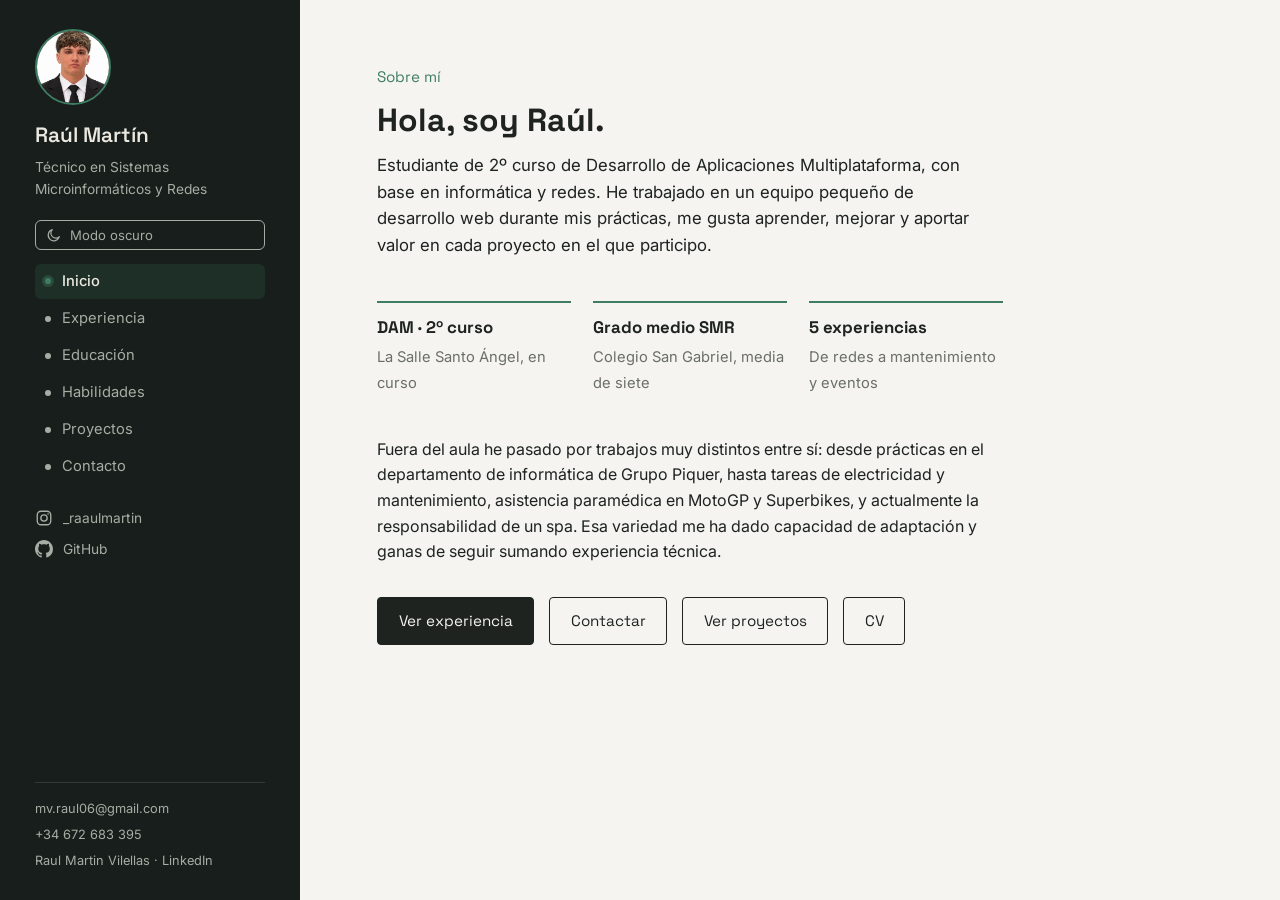
<file: index.html>
<!DOCTYPE html>
<html lang="es">
<head>
  <meta charset="UTF-8" />
  <meta name="viewport" content="width=device-width, initial-scale=1.0" />
  <title>Raúl Martín — Portfolio</title>
  <link rel="preconnect" href="https://fonts.googleapis.com" />
  <link href="https://fonts.googleapis.com/css2?family=Space+Grotesk:wght@500;600;700&family=Inter:wght@400;500;600&display=swap" rel="stylesheet" />
  <link rel="stylesheet" href="styles.css" />
  <script>
    (function () {
      var saved = localStorage.getItem("theme");
      if (saved === "dark") document.documentElement.setAttribute("data-theme", "dark");
    })();
  </script>
</head>
<body>
  <div class="layout">

    <!-- Barra lateral: se repite igual en las demás páginas -->
    <aside class="sidebar">
      <img class="sidebar__photo" src="assets/foto.png" alt="Foto de Raúl Martín" />
      <p class="sidebar__name">Raúl Martín</p>
      <p class="sidebar__role">Técnico en Sistemas<br />Microinformáticos y Redes</p>

      <button type="button" class="theme-toggle" aria-label="Cambiar entre modo claro y oscuro" aria-pressed="false">
        <svg class="theme-toggle__icon theme-toggle__icon--sun" viewBox="0 0 24 24" fill="none" stroke="currentColor" stroke-width="1.8" xmlns="http://www.w3.org/2000/svg" aria-hidden="true">
          <circle cx="12" cy="12" r="4.2" />
          <path d="M12 2.5v2.4M12 19.1v2.4M4.6 4.6l1.7 1.7M17.7 17.7l1.7 1.7M2.5 12h2.4M19.1 12h2.4M4.6 19.4l1.7-1.7M17.7 6.3l1.7-1.7" stroke-linecap="round" />
        </svg>
        <svg class="theme-toggle__icon theme-toggle__icon--moon" viewBox="0 0 24 24" fill="none" stroke="currentColor" stroke-width="1.8" xmlns="http://www.w3.org/2000/svg" aria-hidden="true">
          <path d="M20 14.5A8.5 8.5 0 1 1 9.5 4a6.8 6.8 0 0 0 10.5 10.5Z" stroke-linejoin="round" />
        </svg>
        <span>Modo oscuro</span>
      </button>

      <input type="checkbox" id="nav-toggle" class="nav-toggle" aria-hidden="true">
      <label for="nav-toggle" class="nav-toggle-btn" aria-label="Abrir menú">
        <span></span><span></span><span></span>
      </label>

      <ul class="nav">
        <li><a href="index.html" class="is-active">Inicio</a></li>
        <li><a href="experiencia.html">Experiencia</a></li>
        <li><a href="educacion.html">Educación</a></li>
        <li><a href="habilidades.html">Habilidades</a></li>
        <li><a href="proyectos.html">Proyectos</a></li>
        <li><a href="contacto.html">Contacto</a></li>
      </ul>

      <div class="sidebar__social">
        <a href="https://www.instagram.com/_raaulmartin" target="_blank" rel="noopener" class="social-link">
          <svg viewBox="0 0 24 24" width="18" height="18" fill="none" xmlns="http://www.w3.org/2000/svg" aria-hidden="true">
            <rect x="3" y="3" width="18" height="18" rx="5" stroke="currentColor" stroke-width="1.8" />
            <circle cx="12" cy="12" r="4.2" stroke="currentColor" stroke-width="1.8" />
            <circle cx="17.4" cy="6.6" r="1.1" fill="currentColor" />
          </svg>
          <span>_raaulmartin</span>
        </a>
        <a href="https://github.com/RaulMartinVilellass" target="_blank" rel="noopener" class="social-link">
          <svg viewBox="0 0 16 16" width="18" height="18" fill="currentColor" xmlns="http://www.w3.org/2000/svg" aria-hidden="true">
            <path d="M8 0C3.58 0 0 3.58 0 8c0 3.54 2.29 6.53 5.47 7.59.4.07.55-.17.55-.38 0-.19-.01-.82-.01-1.49-2.01.37-2.53-.49-2.69-.94-.09-.23-.48-.94-.82-1.13-.28-.15-.68-.52-.01-.53.63-.01 1.08.58 1.23.82.72 1.21 1.87.87 2.33.66.07-.52.28-.87.51-1.07-1.78-.2-3.64-.89-3.64-3.95 0-.87.31-1.59.82-2.15-.08-.2-.36-1.02.08-2.12 0 0 .67-.21 2.2.82.64-.18 1.32-.27 2-.27.68 0 1.36.09 2 .27 1.53-1.04 2.2-.82 2.2-.82.44 1.1.16 1.92.08 2.12.51.56.82 1.27.82 2.15 0 3.07-1.87 3.75-3.65 3.95.29.25.54.73.54 1.48 0 1.07-.01 1.93-.01 2.2 0 .21.15.46.55.38A8.013 8.013 0 0 0 16 8c0-4.42-3.58-8-8-8z" />
          </svg>
          <span>GitHub</span>
        </a>
      </div>

      <div class="sidebar__contact">
        <a href="#" class="copy-link" data-copy="mv.raul06@gmail.com">mv.raul06@gmail.com</a>
        <a href="#" class="copy-link" data-copy="+34672683395">+34 672 683 395</a>
        <a href="https://www.linkedin.com/in/raul-martin-vilellas-bb6115388" target="_blank" rel="noopener">Raul Martin Vilellas · LinkedIn</a>
      </div>
    </aside>

    <!-- Contenido de la página Inicio -->
    <main class="content">
      <span class="hero__tag">Sobre mí</span>
      <h1>Hola, soy Raúl.</h1>
      <p class="hero__lead">
        Estudiante de 2º curso de Desarrollo de Aplicaciones Multiplataforma,
        con base en informática y redes. He trabajado en un equipo pequeño de
        desarrollo web durante mis prácticas, me gusta aprender, mejorar y
        aportar valor en cada proyecto en el que participo.
      </p>

      <div class="snapshot">
        <div class="snapshot__item">
          <strong>DAM · 2º curso</strong>
          <span>La Salle Santo Ángel, en curso</span>
        </div>
        <div class="snapshot__item">
          <strong>Grado medio SMR</strong>
          <span>Colegio San Gabriel, media de siete</span>
        </div>
        <div class="snapshot__item">
          <strong>5 experiencias</strong>
          <span>De redes a mantenimiento y eventos</span>
        </div>
      </div>

      <p>
        Fuera del aula he pasado por trabajos muy distintos entre sí: desde
        prácticas en el departamento de informática de Grupo Piquer, hasta
        tareas de electricidad y mantenimiento, asistencia paramédica en
        MotoGP y Superbikes, y actualmente la responsabilidad de un spa. Esa
        variedad me ha dado capacidad de adaptación y ganas de seguir
        sumando experiencia técnica.
      </p>

      <div class="cta-row">
        <a class="btn btn--primary" href="experiencia.html">Ver experiencia</a>
        <a class="btn" href="contacto.html">Contactar</a>
        <a class="btn" href="proyectos.html">Ver proyectos</a>
        <a class="btn" href="assets/cv.png" target="_blank" rel="noopener">CV</a>
      </div>
    </main>

  </div>
  <script src="script.js"></script>
</body>
</html>
</file>
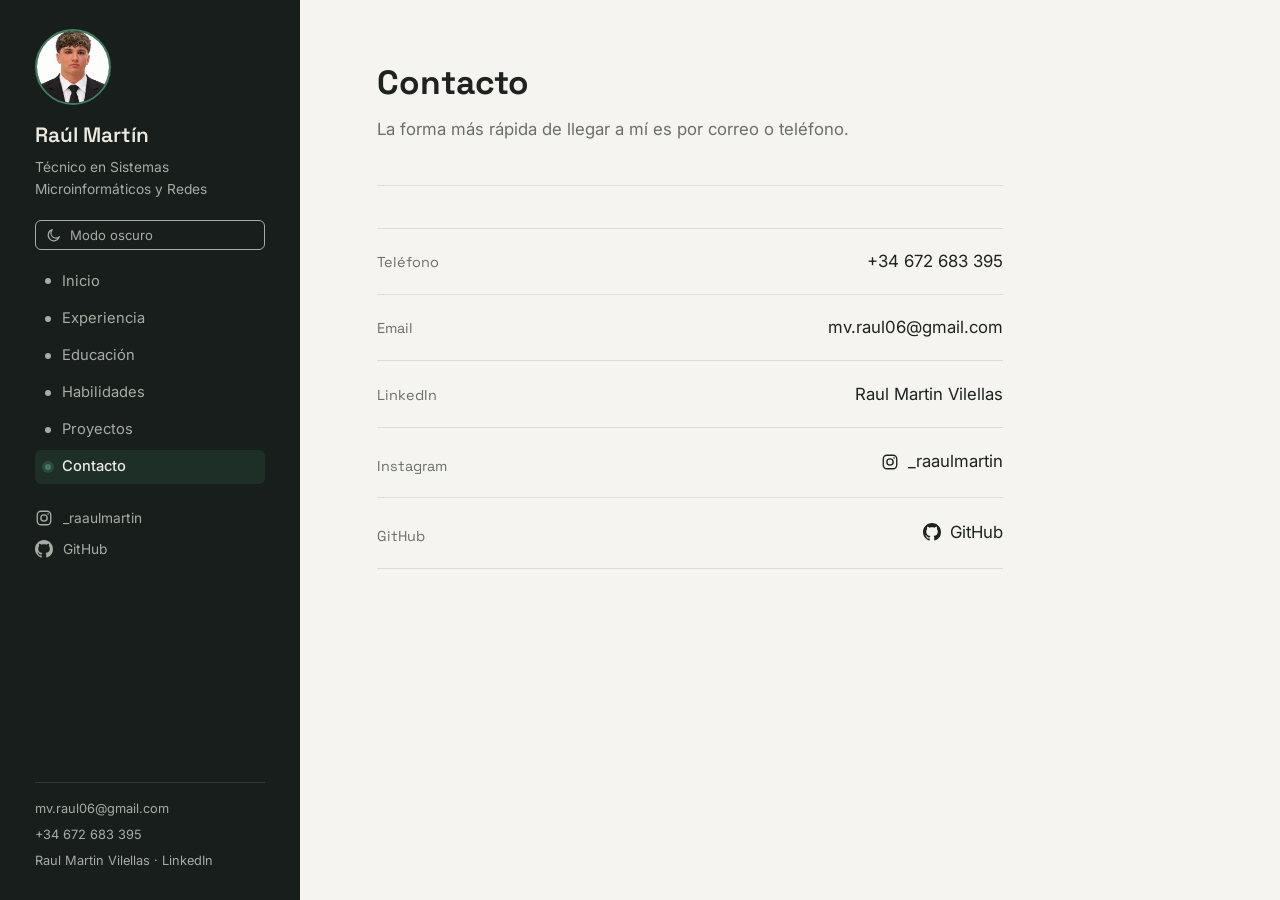
<file: contacto.html>
<!DOCTYPE html>
<html lang="es">
<head>
  <meta charset="UTF-8" />
  <meta name="viewport" content="width=device-width, initial-scale=1.0" />
  <title>Contacto — Raúl Martín</title>
  <link rel="preconnect" href="https://fonts.googleapis.com" />
  <link href="https://fonts.googleapis.com/css2?family=Space+Grotesk:wght@500;600;700&family=Inter:wght@400;500;600&display=swap" rel="stylesheet" />
  <link rel="stylesheet" href="styles.css" />
  <script>
    (function () {
      var saved = localStorage.getItem("theme");
      if (saved === "dark") document.documentElement.setAttribute("data-theme", "dark");
    })();
  </script>
</head>
<body>
  <div class="layout">

    <!-- Barra lateral -->
    <aside class="sidebar">
      <img class="sidebar__photo" src="assets/foto.png" alt="Foto de Raúl Martín" />
      <p class="sidebar__name">Raúl Martín</p>
      <p class="sidebar__role">Técnico en Sistemas<br />Microinformáticos y Redes</p>

      <button type="button" class="theme-toggle" aria-label="Cambiar entre modo claro y oscuro" aria-pressed="false">
        <svg class="theme-toggle__icon theme-toggle__icon--sun" viewBox="0 0 24 24" fill="none" stroke="currentColor" stroke-width="1.8" xmlns="http://www.w3.org/2000/svg" aria-hidden="true">
          <circle cx="12" cy="12" r="4.2" />
          <path d="M12 2.5v2.4M12 19.1v2.4M4.6 4.6l1.7 1.7M17.7 17.7l1.7 1.7M2.5 12h2.4M19.1 12h2.4M4.6 19.4l1.7-1.7M17.7 6.3l1.7-1.7" stroke-linecap="round" />
        </svg>
        <svg class="theme-toggle__icon theme-toggle__icon--moon" viewBox="0 0 24 24" fill="none" stroke="currentColor" stroke-width="1.8" xmlns="http://www.w3.org/2000/svg" aria-hidden="true">
          <path d="M20 14.5A8.5 8.5 0 1 1 9.5 4a6.8 6.8 0 0 0 10.5 10.5Z" stroke-linejoin="round" />
        </svg>
        <span>Modo oscuro</span>
      </button>

      <input type="checkbox" id="nav-toggle" class="nav-toggle" aria-hidden="true">
      <label for="nav-toggle" class="nav-toggle-btn" aria-label="Abrir menú">
        <span></span><span></span><span></span>
      </label>

      <ul class="nav">
        <li><a href="index.html">Inicio</a></li>
        <li><a href="experiencia.html">Experiencia</a></li>
        <li><a href="educacion.html">Educación</a></li>
        <li><a href="habilidades.html">Habilidades</a></li>
        <li><a href="proyectos.html">Proyectos</a></li>
        <li><a href="contacto.html" class="is-active">Contacto</a></li>
      </ul>

      <div class="sidebar__social">
        <a href="https://www.instagram.com/_raaulmartin" target="_blank" rel="noopener" class="social-link">
          <svg viewBox="0 0 24 24" width="18" height="18" fill="none" xmlns="http://www.w3.org/2000/svg" aria-hidden="true">
            <rect x="3" y="3" width="18" height="18" rx="5" stroke="currentColor" stroke-width="1.8" />
            <circle cx="12" cy="12" r="4.2" stroke="currentColor" stroke-width="1.8" />
            <circle cx="17.4" cy="6.6" r="1.1" fill="currentColor" />
          </svg>
          <span>_raaulmartin</span>
        </a>
        <a href="https://github.com/RaulMartinVilellass" target="_blank" rel="noopener" class="social-link">
          <svg viewBox="0 0 16 16" width="18" height="18" fill="currentColor" xmlns="http://www.w3.org/2000/svg" aria-hidden="true">
            <path d="M8 0C3.58 0 0 3.58 0 8c0 3.54 2.29 6.53 5.47 7.59.4.07.55-.17.55-.38 0-.19-.01-.82-.01-1.49-2.01.37-2.53-.49-2.69-.94-.09-.23-.48-.94-.82-1.13-.28-.15-.68-.52-.01-.53.63-.01 1.08.58 1.23.82.72 1.21 1.87.87 2.33.66.07-.52.28-.87.51-1.07-1.78-.2-3.64-.89-3.64-3.95 0-.87.31-1.59.82-2.15-.08-.2-.36-1.02.08-2.12 0 0 .67-.21 2.2.82.64-.18 1.32-.27 2-.27.68 0 1.36.09 2 .27 1.53-1.04 2.2-.82 2.2-.82.44 1.1.16 1.92.08 2.12.51.56.82 1.27.82 2.15 0 3.07-1.87 3.75-3.65 3.95.29.25.54.73.54 1.48 0 1.07-.01 1.93-.01 2.2 0 .21.15.46.55.38A8.013 8.013 0 0 0 16 8c0-4.42-3.58-8-8-8z" />
          </svg>
          <span>GitHub</span>
        </a>
      </div>

      <div class="sidebar__contact">
        <a href="#" class="copy-link" data-copy="mv.raul06@gmail.com">mv.raul06@gmail.com</a>
        <a href="#" class="copy-link" data-copy="+34672683395">+34 672 683 395</a>
        <a href="https://www.linkedin.com/in/raul-martin-vilellas-bb6115388" target="_blank" rel="noopener">Raul Martin Vilellas · LinkedIn</a>
      </div>
    </aside>

    <!-- Contenido: contacto -->
    <main class="content">
      <header class="page-header">
        <h1>Contacto</h1>
        <p class="lead">La forma más rápida de llegar a mí es por correo o teléfono.</p>
      </header>

      <ul class="contact-list">
        <li>
          <span class="label">Teléfono</span>
          <a href="#" class="copy-link" data-copy="+34672683395">+34 672 683 395</a>
        </li>
        <li>
          <span class="label">Email</span>
          <a href="#" class="copy-link" data-copy="mv.raul06@gmail.com">mv.raul06@gmail.com</a>
        </li>
        <li>
          <span class="label">LinkedIn</span>
          <a href="https://www.linkedin.com/in/raul-martin-vilellas-bb6115388" target="_blank" rel="noopener" class="value">Raul Martin Vilellas</a>
        </li>
        <li>
          <span class="label">Instagram</span>
          <a href="https://www.instagram.com/_raaulmartin" target="_blank" rel="noopener" class="social-link">
            <svg viewBox="0 0 24 24" width="18" height="18" fill="none" xmlns="http://www.w3.org/2000/svg" aria-hidden="true">
              <rect x="3" y="3" width="18" height="18" rx="5" stroke="currentColor" stroke-width="1.8" />
              <circle cx="12" cy="12" r="4.2" stroke="currentColor" stroke-width="1.8" />
              <circle cx="17.4" cy="6.6" r="1.1" fill="currentColor" />
            </svg>
            <span>_raaulmartin</span>
          </a>
        </li>
        <li>
          <span class="label">GitHub</span>
          <a href="https://github.com/RaulMartinVilellass" target="_blank" rel="noopener" class="social-link">
            <svg viewBox="0 0 16 16" width="18" height="18" fill="currentColor" xmlns="http://www.w3.org/2000/svg" aria-hidden="true">
              <path d="M8 0C3.58 0 0 3.58 0 8c0 3.54 2.29 6.53 5.47 7.59.4.07.55-.17.55-.38 0-.19-.01-.82-.01-1.49-2.01.37-2.53-.49-2.69-.94-.09-.23-.48-.94-.82-1.13-.28-.15-.68-.52-.01-.53.63-.01 1.08.58 1.23.82.72 1.21 1.87.87 2.33.66.07-.52.28-.87.51-1.07-1.78-.2-3.64-.89-3.64-3.95 0-.87.31-1.59.82-2.15-.08-.2-.36-1.02.08-2.12 0 0 .67-.21 2.2.82.64-.18 1.32-.27 2-.27.68 0 1.36.09 2 .27 1.53-1.04 2.2-.82 2.2-.82.44 1.1.16 1.92.08 2.12.51.56.82 1.27.82 2.15 0 3.07-1.87 3.75-3.65 3.95.29.25.54.73.54 1.48 0 1.07-.01 1.93-.01 2.2 0 .21.15.46.55.38A8.013 8.013 0 0 0 16 8c0-4.42-3.58-8-8-8z" />
            </svg>
            <span>GitHub</span>
          </a>
        </li>
      </ul>
    </main>

  </div>
  <script src="script.js"></script>
</body>
</html>
</file>
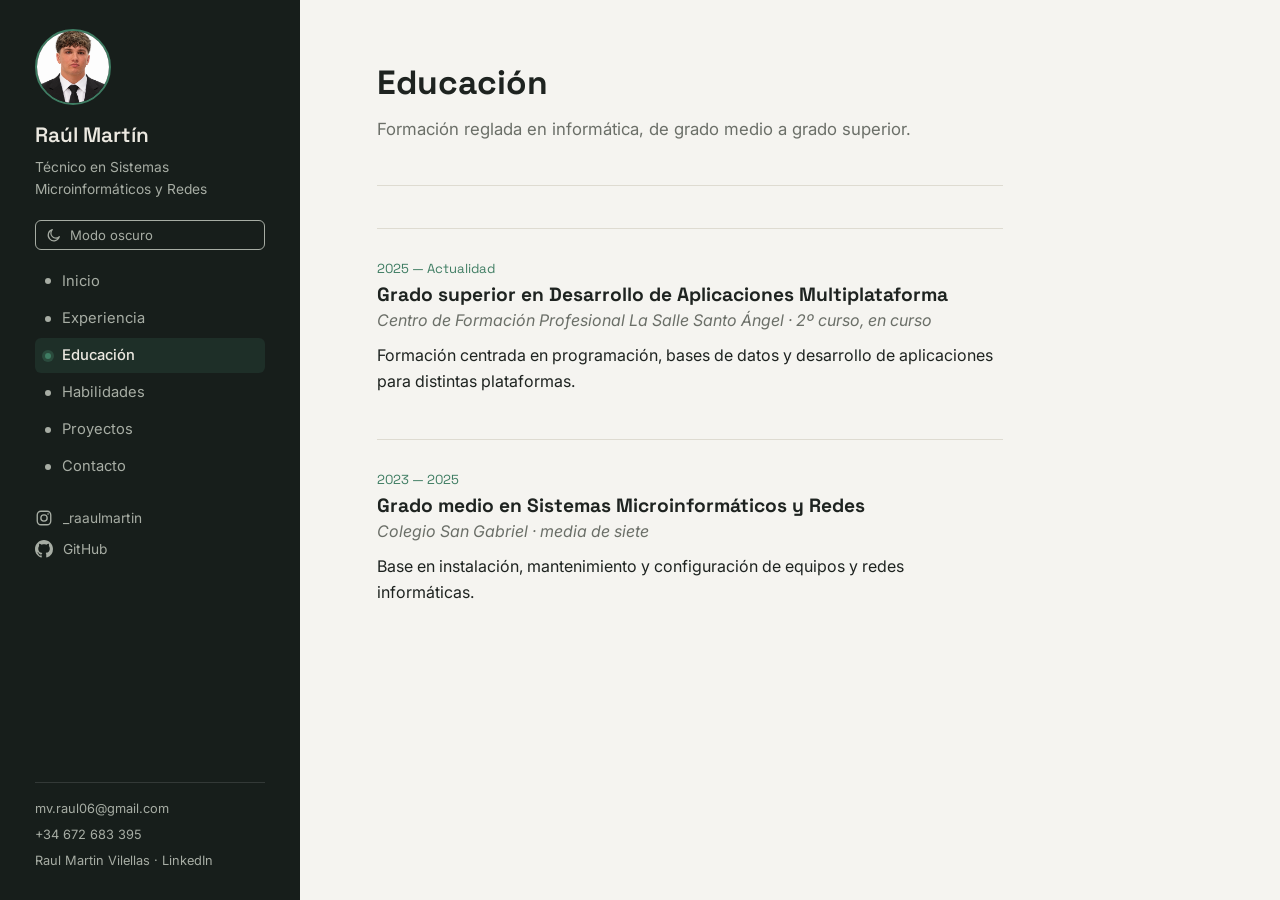
<file: educacion.html>
<!DOCTYPE html>
<html lang="es">
<head>
  <meta charset="UTF-8" />
  <meta name="viewport" content="width=device-width, initial-scale=1.0" />
  <title>Educación — Raúl Martín</title>
  <link rel="preconnect" href="https://fonts.googleapis.com" />
  <link href="https://fonts.googleapis.com/css2?family=Space+Grotesk:wght@500;600;700&family=Inter:wght@400;500;600&display=swap" rel="stylesheet" />
  <link rel="stylesheet" href="styles.css" />
  <script>
    (function () {
      var saved = localStorage.getItem("theme");
      if (saved === "dark") document.documentElement.setAttribute("data-theme", "dark");
    })();
  </script>
</head>
<body>
  <div class="layout">

    <!-- Barra lateral -->
    <aside class="sidebar">
      <img class="sidebar__photo" src="assets/foto.png" alt="Foto de Raúl Martín" />
      <p class="sidebar__name">Raúl Martín</p>
      <p class="sidebar__role">Técnico en Sistemas<br />Microinformáticos y Redes</p>

      <button type="button" class="theme-toggle" aria-label="Cambiar entre modo claro y oscuro" aria-pressed="false">
        <svg class="theme-toggle__icon theme-toggle__icon--sun" viewBox="0 0 24 24" fill="none" stroke="currentColor" stroke-width="1.8" xmlns="http://www.w3.org/2000/svg" aria-hidden="true">
          <circle cx="12" cy="12" r="4.2" />
          <path d="M12 2.5v2.4M12 19.1v2.4M4.6 4.6l1.7 1.7M17.7 17.7l1.7 1.7M2.5 12h2.4M19.1 12h2.4M4.6 19.4l1.7-1.7M17.7 6.3l1.7-1.7" stroke-linecap="round" />
        </svg>
        <svg class="theme-toggle__icon theme-toggle__icon--moon" viewBox="0 0 24 24" fill="none" stroke="currentColor" stroke-width="1.8" xmlns="http://www.w3.org/2000/svg" aria-hidden="true">
          <path d="M20 14.5A8.5 8.5 0 1 1 9.5 4a6.8 6.8 0 0 0 10.5 10.5Z" stroke-linejoin="round" />
        </svg>
        <span>Modo oscuro</span>
      </button>

      <input type="checkbox" id="nav-toggle" class="nav-toggle" aria-hidden="true">
      <label for="nav-toggle" class="nav-toggle-btn" aria-label="Abrir menú">
        <span></span><span></span><span></span>
      </label>

      <ul class="nav">
        <li><a href="index.html">Inicio</a></li>
        <li><a href="experiencia.html">Experiencia</a></li>
        <li><a href="educacion.html" class="is-active">Educación</a></li>
        <li><a href="habilidades.html">Habilidades</a></li>
        <li><a href="proyectos.html">Proyectos</a></li>
        <li><a href="contacto.html">Contacto</a></li>
      </ul>

      <div class="sidebar__social">
        <a href="https://www.instagram.com/_raaulmartin" target="_blank" rel="noopener" class="social-link">
          <svg viewBox="0 0 24 24" width="18" height="18" fill="none" xmlns="http://www.w3.org/2000/svg" aria-hidden="true">
            <rect x="3" y="3" width="18" height="18" rx="5" stroke="currentColor" stroke-width="1.8" />
            <circle cx="12" cy="12" r="4.2" stroke="currentColor" stroke-width="1.8" />
            <circle cx="17.4" cy="6.6" r="1.1" fill="currentColor" />
          </svg>
          <span>_raaulmartin</span>
        </a>
        <a href="https://github.com/RaulMartinVilellass" target="_blank" rel="noopener" class="social-link">
          <svg viewBox="0 0 16 16" width="18" height="18" fill="currentColor" xmlns="http://www.w3.org/2000/svg" aria-hidden="true">
            <path d="M8 0C3.58 0 0 3.58 0 8c0 3.54 2.29 6.53 5.47 7.59.4.07.55-.17.55-.38 0-.19-.01-.82-.01-1.49-2.01.37-2.53-.49-2.69-.94-.09-.23-.48-.94-.82-1.13-.28-.15-.68-.52-.01-.53.63-.01 1.08.58 1.23.82.72 1.21 1.87.87 2.33.66.07-.52.28-.87.51-1.07-1.78-.2-3.64-.89-3.64-3.95 0-.87.31-1.59.82-2.15-.08-.2-.36-1.02.08-2.12 0 0 .67-.21 2.2.82.64-.18 1.32-.27 2-.27.68 0 1.36.09 2 .27 1.53-1.04 2.2-.82 2.2-.82.44 1.1.16 1.92.08 2.12.51.56.82 1.27.82 2.15 0 3.07-1.87 3.75-3.65 3.95.29.25.54.73.54 1.48 0 1.07-.01 1.93-.01 2.2 0 .21.15.46.55.38A8.013 8.013 0 0 0 16 8c0-4.42-3.58-8-8-8z" />
          </svg>
          <span>GitHub</span>
        </a>
      </div>

      <div class="sidebar__contact">
        <a href="#" class="copy-link" data-copy="mv.raul06@gmail.com">mv.raul06@gmail.com</a>
        <a href="#" class="copy-link" data-copy="+34672683395">+34 672 683 395</a>
        <a href="https://www.linkedin.com/in/raul-martin-vilellas-bb6115388" target="_blank" rel="noopener">Raul Martin Vilellas · LinkedIn</a>
      </div>
    </aside>

    <!-- Contenido: educación -->
    <main class="content">
      <header class="page-header">
        <h1>Educación</h1>
        <p class="lead">Formación reglada en informática, de grado medio a grado superior.</p>
      </header>

      <div class="edu-card">
        <span class="edu-card__dates">2025 — Actualidad</span>
        <h3>Grado superior en Desarrollo de Aplicaciones Multiplataforma</h3>
        <span class="edu-card__place">Centro de Formación Profesional La Salle Santo Ángel · 2º curso, en curso</span>
        <p>
          Formación centrada en programación, bases de datos y desarrollo de
          aplicaciones para distintas plataformas.
        </p>
      </div>

      <div class="edu-card">
        <span class="edu-card__dates">2023 — 2025</span>
        <h3>Grado medio en Sistemas Microinformáticos y Redes</h3>
        <span class="edu-card__place">Colegio San Gabriel · media de siete</span>
        <p>
          Base en instalación, mantenimiento y configuración de equipos y
          redes informáticas.
        </p>
      </div>
    </main>

  </div>
  <script src="script.js"></script>
</body>
</html>
</file>
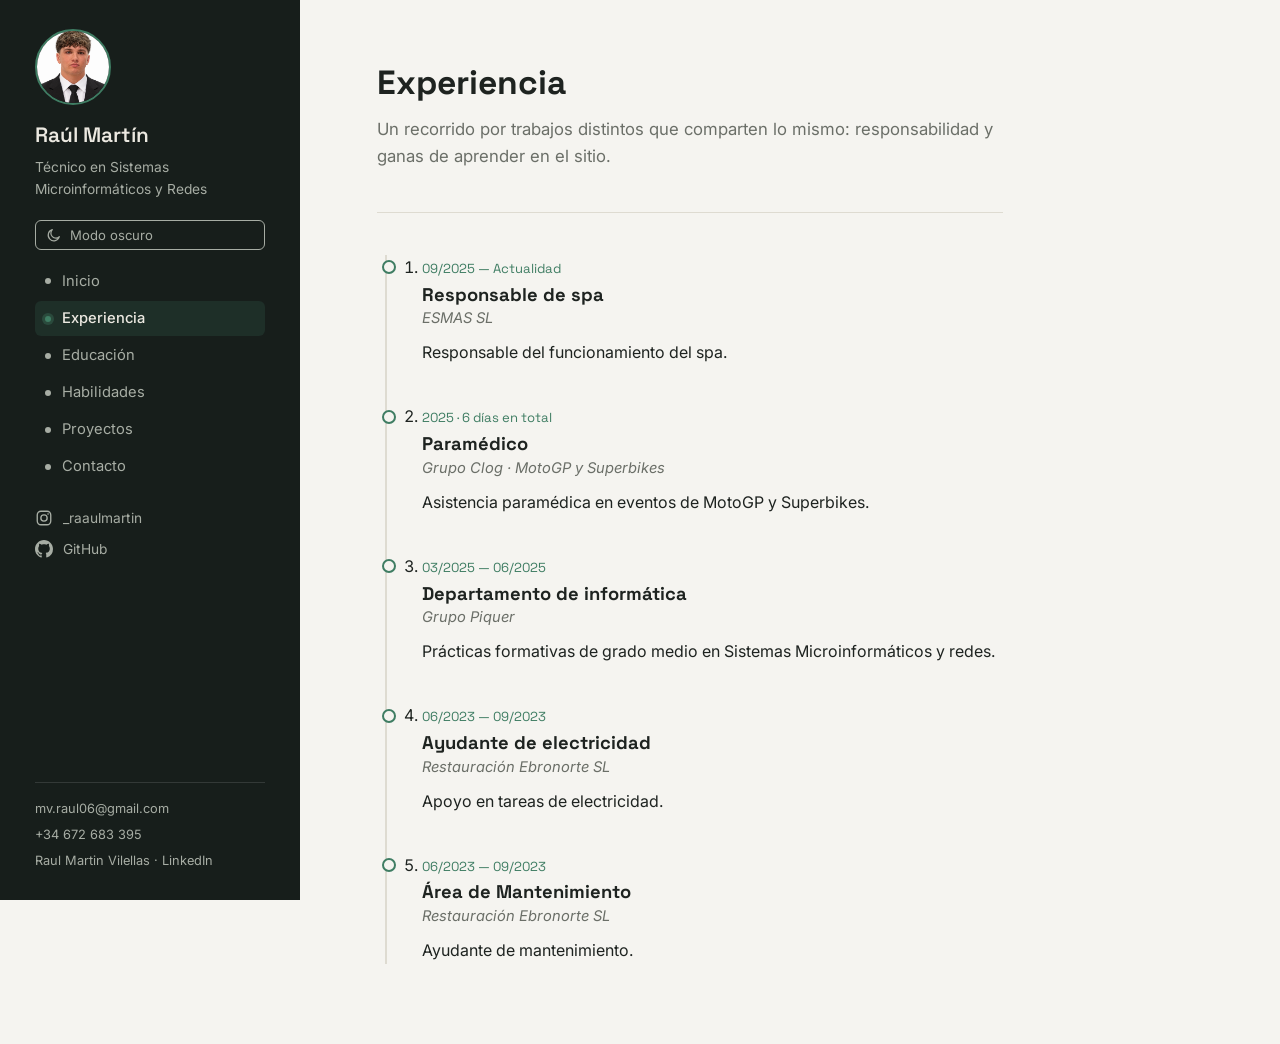
<file: experiencia.html>
<!DOCTYPE html>
<html lang="es">
<head>
  <meta charset="UTF-8" />
  <meta name="viewport" content="width=device-width, initial-scale=1.0" />
  <title>Experiencia — Raúl Martín</title>
  <link rel="preconnect" href="https://fonts.googleapis.com" />
  <link href="https://fonts.googleapis.com/css2?family=Space+Grotesk:wght@500;600;700&family=Inter:wght@400;500;600&display=swap" rel="stylesheet" />
  <link rel="stylesheet" href="styles.css" />
  <script>
    (function () {
      var saved = localStorage.getItem("theme");
      if (saved === "dark") document.documentElement.setAttribute("data-theme", "dark");
    })();
  </script>
</head>
<body>
  <div class="layout">

    <!-- Barra lateral -->
    <aside class="sidebar">
      <img class="sidebar__photo" src="assets/foto.png" alt="Foto de Raúl Martín" />
      <p class="sidebar__name">Raúl Martín</p>
      <p class="sidebar__role">Técnico en Sistemas<br />Microinformáticos y Redes</p>

      <button type="button" class="theme-toggle" aria-label="Cambiar entre modo claro y oscuro" aria-pressed="false">
        <svg class="theme-toggle__icon theme-toggle__icon--sun" viewBox="0 0 24 24" fill="none" stroke="currentColor" stroke-width="1.8" xmlns="http://www.w3.org/2000/svg" aria-hidden="true">
          <circle cx="12" cy="12" r="4.2" />
          <path d="M12 2.5v2.4M12 19.1v2.4M4.6 4.6l1.7 1.7M17.7 17.7l1.7 1.7M2.5 12h2.4M19.1 12h2.4M4.6 19.4l1.7-1.7M17.7 6.3l1.7-1.7" stroke-linecap="round" />
        </svg>
        <svg class="theme-toggle__icon theme-toggle__icon--moon" viewBox="0 0 24 24" fill="none" stroke="currentColor" stroke-width="1.8" xmlns="http://www.w3.org/2000/svg" aria-hidden="true">
          <path d="M20 14.5A8.5 8.5 0 1 1 9.5 4a6.8 6.8 0 0 0 10.5 10.5Z" stroke-linejoin="round" />
        </svg>
        <span>Modo oscuro</span>
      </button>

      <input type="checkbox" id="nav-toggle" class="nav-toggle" aria-hidden="true">
      <label for="nav-toggle" class="nav-toggle-btn" aria-label="Abrir menú">
        <span></span><span></span><span></span>
      </label>

      <ul class="nav">
        <li><a href="index.html">Inicio</a></li>
        <li><a href="experiencia.html" class="is-active">Experiencia</a></li>
        <li><a href="educacion.html">Educación</a></li>
        <li><a href="habilidades.html">Habilidades</a></li>
        <li><a href="proyectos.html">Proyectos</a></li>
        <li><a href="contacto.html">Contacto</a></li>
      </ul>

      <div class="sidebar__social">
        <a href="https://www.instagram.com/_raaulmartin" target="_blank" rel="noopener" class="social-link">
          <svg viewBox="0 0 24 24" width="18" height="18" fill="none" xmlns="http://www.w3.org/2000/svg" aria-hidden="true">
            <rect x="3" y="3" width="18" height="18" rx="5" stroke="currentColor" stroke-width="1.8" />
            <circle cx="12" cy="12" r="4.2" stroke="currentColor" stroke-width="1.8" />
            <circle cx="17.4" cy="6.6" r="1.1" fill="currentColor" />
          </svg>
          <span>_raaulmartin</span>
        </a>
        <a href="https://github.com/RaulMartinVilellass" target="_blank" rel="noopener" class="social-link">
          <svg viewBox="0 0 16 16" width="18" height="18" fill="currentColor" xmlns="http://www.w3.org/2000/svg" aria-hidden="true">
            <path d="M8 0C3.58 0 0 3.58 0 8c0 3.54 2.29 6.53 5.47 7.59.4.07.55-.17.55-.38 0-.19-.01-.82-.01-1.49-2.01.37-2.53-.49-2.69-.94-.09-.23-.48-.94-.82-1.13-.28-.15-.68-.52-.01-.53.63-.01 1.08.58 1.23.82.72 1.21 1.87.87 2.33.66.07-.52.28-.87.51-1.07-1.78-.2-3.64-.89-3.64-3.95 0-.87.31-1.59.82-2.15-.08-.2-.36-1.02.08-2.12 0 0 .67-.21 2.2.82.64-.18 1.32-.27 2-.27.68 0 1.36.09 2 .27 1.53-1.04 2.2-.82 2.2-.82.44 1.1.16 1.92.08 2.12.51.56.82 1.27.82 2.15 0 3.07-1.87 3.75-3.65 3.95.29.25.54.73.54 1.48 0 1.07-.01 1.93-.01 2.2 0 .21.15.46.55.38A8.013 8.013 0 0 0 16 8c0-4.42-3.58-8-8-8z" />
          </svg>
          <span>GitHub</span>
        </a>
      </div>

      <div class="sidebar__contact">
        <a href="#" class="copy-link" data-copy="mv.raul06@gmail.com">mv.raul06@gmail.com</a>
        <a href="#" class="copy-link" data-copy="+34672683395">+34 672 683 395</a>
        <a href="https://www.linkedin.com/in/raul-martin-vilellas-bb6115388" target="_blank" rel="noopener">Raul Martin Vilellas · LinkedIn</a>
      </div>
    </aside>

    <!-- Contenido: vida laboral -->
    <main class="content">
      <header class="page-header">
        <h1>Experiencia</h1>
        <p class="lead">
          Un recorrido por trabajos distintos que comparten lo mismo:
          responsabilidad y ganas de aprender en el sitio.
        </p>
      </header>

      <ol class="timeline">
        <li class="timeline__item">
          <span class="timeline__dates">09/2025 — Actualidad</span>
          <h3>Responsable de spa</h3>
          <span class="timeline__org">ESMAS SL</span>
          <p>Responsable del funcionamiento del spa.</p>
        </li>

        <li class="timeline__item">
          <span class="timeline__dates">2025 · 6 días en total</span>
          <h3>Paramédico</h3>
          <span class="timeline__org">Grupo Clog · MotoGP y Superbikes</span>
          <p>Asistencia paramédica en eventos de MotoGP y Superbikes.</p>
        </li>

        <li class="timeline__item">
          <span class="timeline__dates">03/2025 — 06/2025</span>
          <h3>Departamento de informática</h3>
          <span class="timeline__org">Grupo Piquer</span>
          <p>Prácticas formativas de grado medio en Sistemas Microinformáticos y redes.</p>
        </li>

        <li class="timeline__item">
          <span class="timeline__dates">06/2023 — 09/2023</span>
          <h3>Ayudante de electricidad</h3>
          <span class="timeline__org">Restauración Ebronorte SL</span>
          <p>Apoyo en tareas de electricidad.</p>
        </li>

        <li class="timeline__item">
          <span class="timeline__dates">06/2023 — 09/2023</span>
          <h3>Área de Mantenimiento</h3>
          <span class="timeline__org">Restauración Ebronorte SL</span>
          <p>Ayudante de mantenimiento.</p>
        </li>
      </ol>
    </main>

  </div>
  <script src="script.js"></script>
</body>
</html>
</file>
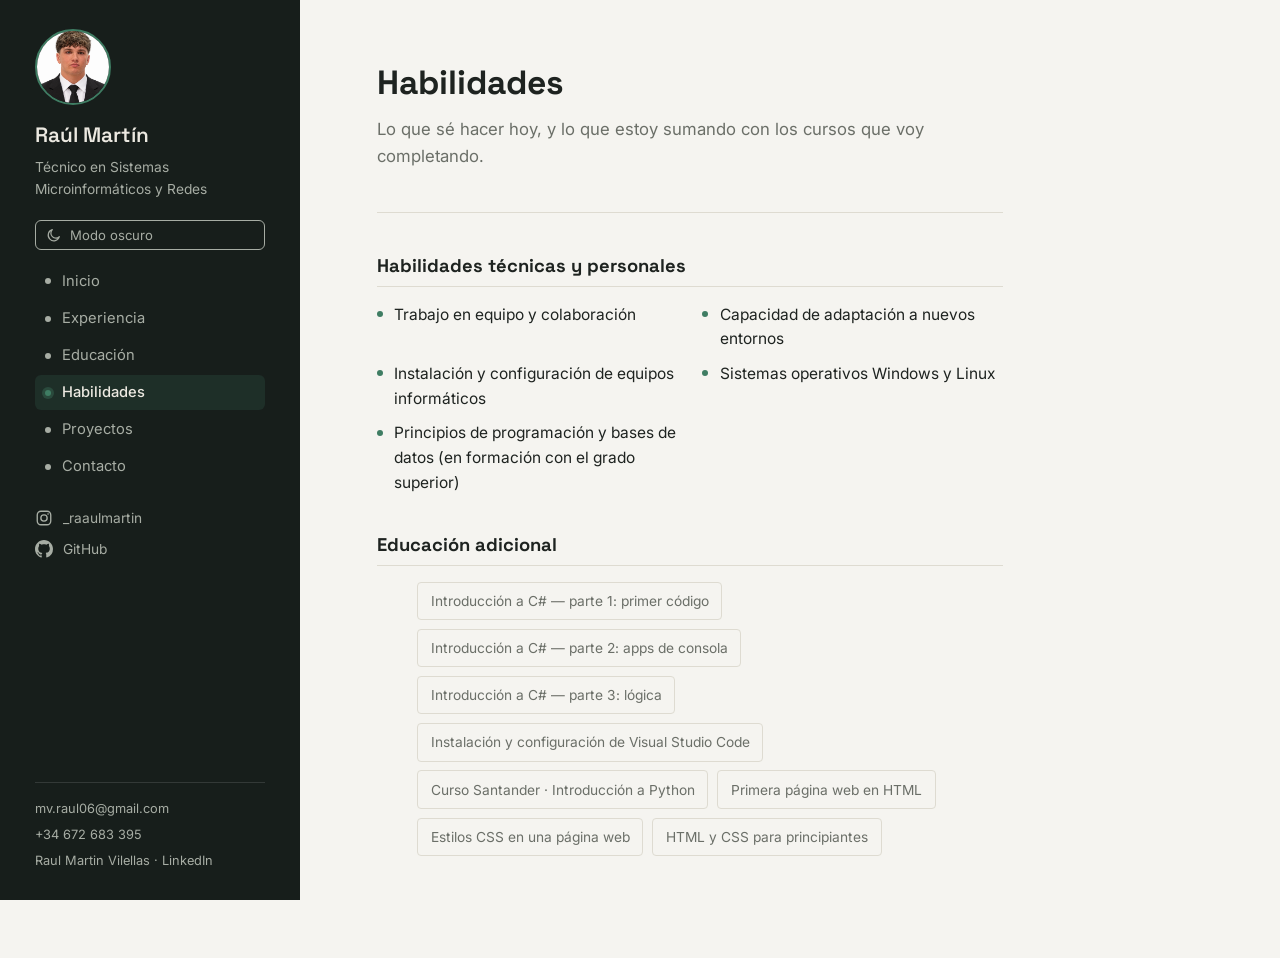
<file: habilidades.html>
<!DOCTYPE html>
<html lang="es">
<head>
  <meta charset="UTF-8" />
  <meta name="viewport" content="width=device-width, initial-scale=1.0" />
  <title>Habilidades — Raúl Martín</title>
  <link rel="preconnect" href="https://fonts.googleapis.com" />
  <link href="https://fonts.googleapis.com/css2?family=Space+Grotesk:wght@500;600;700&family=Inter:wght@400;500;600&display=swap" rel="stylesheet" />
  <link rel="stylesheet" href="styles.css" />
  <script>
    (function () {
      var saved = localStorage.getItem("theme");
      if (saved === "dark") document.documentElement.setAttribute("data-theme", "dark");
    })();
  </script>
</head>
<body>
  <div class="layout">

    <!-- Barra lateral -->
    <aside class="sidebar">
      <img class="sidebar__photo" src="assets/foto.png" alt="Foto de Raúl Martín" />
      <p class="sidebar__name">Raúl Martín</p>
      <p class="sidebar__role">Técnico en Sistemas<br />Microinformáticos y Redes</p>

      <button type="button" class="theme-toggle" aria-label="Cambiar entre modo claro y oscuro" aria-pressed="false">
        <svg class="theme-toggle__icon theme-toggle__icon--sun" viewBox="0 0 24 24" fill="none" stroke="currentColor" stroke-width="1.8" xmlns="http://www.w3.org/2000/svg" aria-hidden="true">
          <circle cx="12" cy="12" r="4.2" />
          <path d="M12 2.5v2.4M12 19.1v2.4M4.6 4.6l1.7 1.7M17.7 17.7l1.7 1.7M2.5 12h2.4M19.1 12h2.4M4.6 19.4l1.7-1.7M17.7 6.3l1.7-1.7" stroke-linecap="round" />
        </svg>
        <svg class="theme-toggle__icon theme-toggle__icon--moon" viewBox="0 0 24 24" fill="none" stroke="currentColor" stroke-width="1.8" xmlns="http://www.w3.org/2000/svg" aria-hidden="true">
          <path d="M20 14.5A8.5 8.5 0 1 1 9.5 4a6.8 6.8 0 0 0 10.5 10.5Z" stroke-linejoin="round" />
        </svg>
        <span>Modo oscuro</span>
      </button>

      <input type="checkbox" id="nav-toggle" class="nav-toggle" aria-hidden="true">
      <label for="nav-toggle" class="nav-toggle-btn" aria-label="Abrir menú">
        <span></span><span></span><span></span>
      </label>

      <ul class="nav">
        <li><a href="index.html">Inicio</a></li>
        <li><a href="experiencia.html">Experiencia</a></li>
        <li><a href="educacion.html">Educación</a></li>
        <li><a href="habilidades.html" class="is-active">Habilidades</a></li>
        <li><a href="proyectos.html">Proyectos</a></li>
        <li><a href="contacto.html">Contacto</a></li>
      </ul>

      <div class="sidebar__social">
        <a href="https://www.instagram.com/_raaulmartin" target="_blank" rel="noopener" class="social-link">
          <svg viewBox="0 0 24 24" width="18" height="18" fill="none" xmlns="http://www.w3.org/2000/svg" aria-hidden="true">
            <rect x="3" y="3" width="18" height="18" rx="5" stroke="currentColor" stroke-width="1.8" />
            <circle cx="12" cy="12" r="4.2" stroke="currentColor" stroke-width="1.8" />
            <circle cx="17.4" cy="6.6" r="1.1" fill="currentColor" />
          </svg>
          <span>_raaulmartin</span>
        </a>
        <a href="https://github.com/RaulMartinVilellass" target="_blank" rel="noopener" class="social-link">
          <svg viewBox="0 0 16 16" width="18" height="18" fill="currentColor" xmlns="http://www.w3.org/2000/svg" aria-hidden="true">
            <path d="M8 0C3.58 0 0 3.58 0 8c0 3.54 2.29 6.53 5.47 7.59.4.07.55-.17.55-.38 0-.19-.01-.82-.01-1.49-2.01.37-2.53-.49-2.69-.94-.09-.23-.48-.94-.82-1.13-.28-.15-.68-.52-.01-.53.63-.01 1.08.58 1.23.82.72 1.21 1.87.87 2.33.66.07-.52.28-.87.51-1.07-1.78-.2-3.64-.89-3.64-3.95 0-.87.31-1.59.82-2.15-.08-.2-.36-1.02.08-2.12 0 0 .67-.21 2.2.82.64-.18 1.32-.27 2-.27.68 0 1.36.09 2 .27 1.53-1.04 2.2-.82 2.2-.82.44 1.1.16 1.92.08 2.12.51.56.82 1.27.82 2.15 0 3.07-1.87 3.75-3.65 3.95.29.25.54.73.54 1.48 0 1.07-.01 1.93-.01 2.2 0 .21.15.46.55.38A8.013 8.013 0 0 0 16 8c0-4.42-3.58-8-8-8z" />
          </svg>
          <span>GitHub</span>
        </a>
      </div>

      <div class="sidebar__contact">
        <a href="#" class="copy-link" data-copy="mv.raul06@gmail.com">mv.raul06@gmail.com</a>
        <a href="#" class="copy-link" data-copy="+34672683395">+34 672 683 395</a>
        <a href="https://www.linkedin.com/in/raul-martin-vilellas-bb6115388" target="_blank" rel="noopener">Raul Martin Vilellas · LinkedIn</a>
      </div>
    </aside>

    <!-- Contenido: habilidades -->
    <main class="content">
      <header class="page-header">
        <h1>Habilidades</h1>
        <p class="lead">Lo que sé hacer hoy, y lo que estoy sumando con los cursos que voy completando.</p>
      </header>

      <div class="skills-group">
        <h2>Habilidades técnicas y personales</h2>
        <ul class="skills-list">
          <li>Trabajo en equipo y colaboración</li>
          <li>Capacidad de adaptación a nuevos entornos</li>
          <li>Instalación y configuración de equipos informáticos</li>
          <li>Sistemas operativos Windows y Linux</li>
          <li>Principios de programación y bases de datos (en formación con el grado superior)</li>
        </ul>
      </div>

      <div class="skills-group">
        <h2>Educación adicional</h2>
        <ul class="course-tags">
          <li>Introducción a C# — parte 1: primer código</li>
          <li>Introducción a C# — parte 2: apps de consola</li>
          <li>Introducción a C# — parte 3: lógica</li>
          <li>Instalación y configuración de Visual Studio Code</li>
          <li>Curso Santander · Introducción a Python</li>
          <li>Primera página web en HTML</li>
          <li>Estilos CSS en una página web</li>
          <li>HTML y CSS para principiantes</li>
        </ul>
      </div>
    </main>

  </div>
  <script src="script.js"></script>
</body>
</html>
</file>
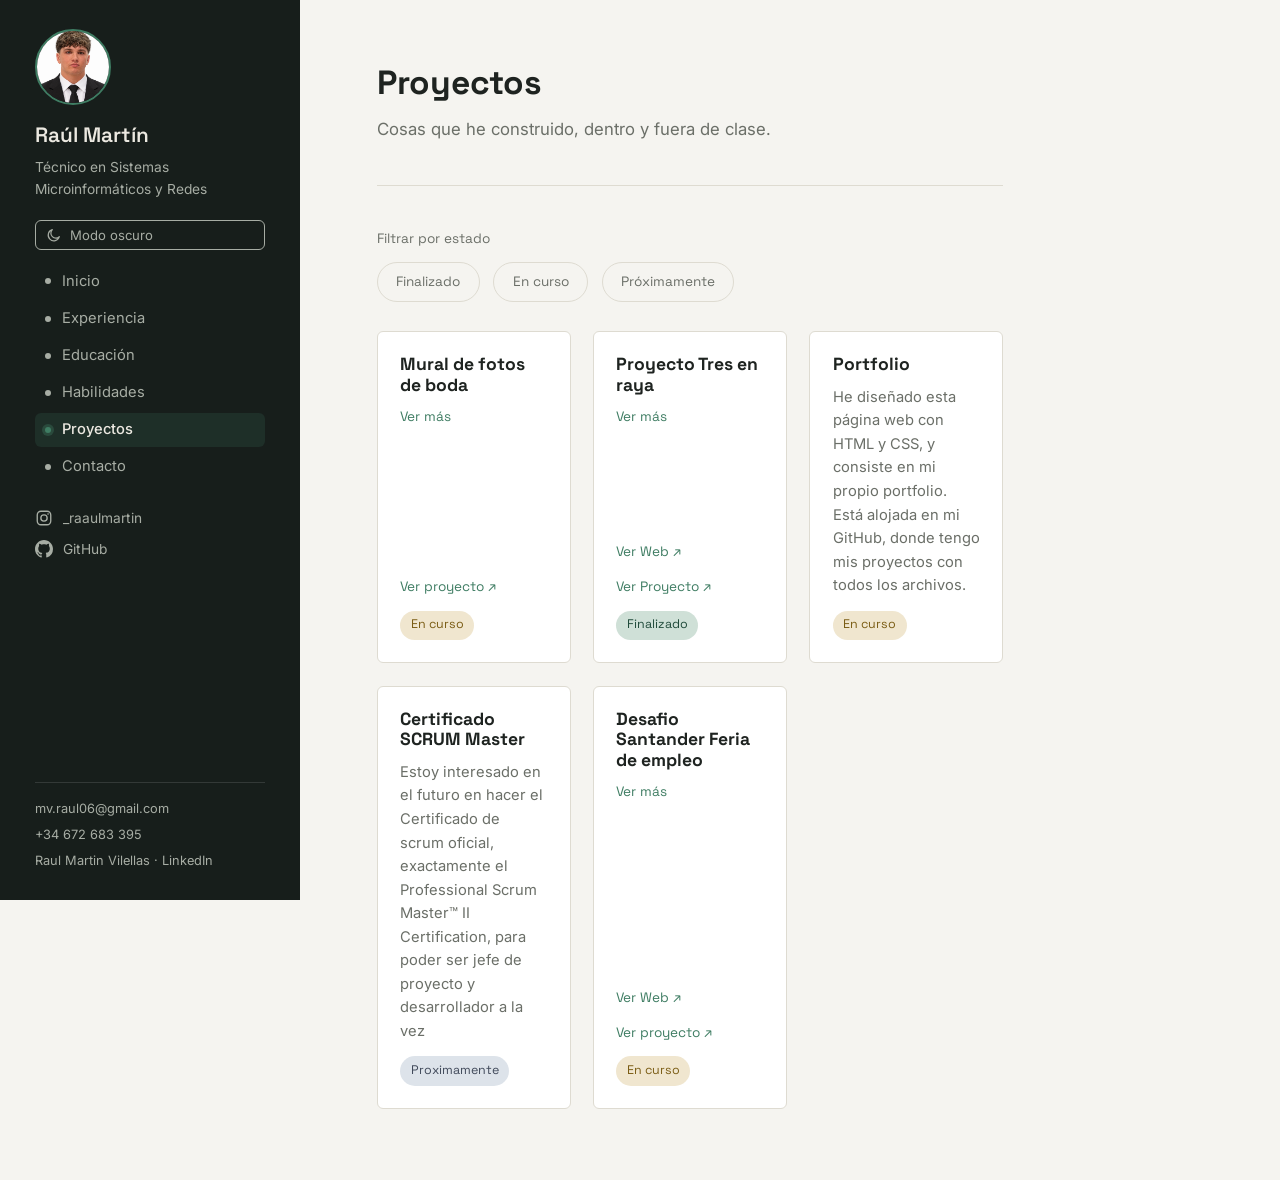
<file: proyectos.html>
<!DOCTYPE html>
<html lang="es">
<head>
  <meta charset="UTF-8" />
  <meta name="viewport" content="width=device-width, initial-scale=1.0" />
  <title>Proyectos — Raúl Martín</title>
  <link rel="preconnect" href="https://fonts.googleapis.com" />
  <link href="https://fonts.googleapis.com/css2?family=Space+Grotesk:wght@500;600;700&family=Inter:wght@400;500;600&display=swap" rel="stylesheet" />
  <link rel="stylesheet" href="styles.css" />
  <script>
    (function () {
      var saved = localStorage.getItem("theme");
      if (saved === "dark") document.documentElement.setAttribute("data-theme", "dark");
    })();
  </script>
</head>
<body>
  <div class="layout">

    <!-- Barra lateral -->
    <aside class="sidebar">
      <img class="sidebar__photo" src="assets/foto.png" alt="Foto de Raúl Martín" />
      <p class="sidebar__name">Raúl Martín</p>
      <p class="sidebar__role">Técnico en Sistemas<br />Microinformáticos y Redes</p>

      <button type="button" class="theme-toggle" aria-label="Cambiar entre modo claro y oscuro" aria-pressed="false">
        <svg class="theme-toggle__icon theme-toggle__icon--sun" viewBox="0 0 24 24" fill="none" stroke="currentColor" stroke-width="1.8" xmlns="http://www.w3.org/2000/svg" aria-hidden="true">
          <circle cx="12" cy="12" r="4.2" />
          <path d="M12 2.5v2.4M12 19.1v2.4M4.6 4.6l1.7 1.7M17.7 17.7l1.7 1.7M2.5 12h2.4M19.1 12h2.4M4.6 19.4l1.7-1.7M17.7 6.3l1.7-1.7" stroke-linecap="round" />
        </svg>
        <svg class="theme-toggle__icon theme-toggle__icon--moon" viewBox="0 0 24 24" fill="none" stroke="currentColor" stroke-width="1.8" xmlns="http://www.w3.org/2000/svg" aria-hidden="true">
          <path d="M20 14.5A8.5 8.5 0 1 1 9.5 4a6.8 6.8 0 0 0 10.5 10.5Z" stroke-linejoin="round" />
        </svg>
        <span>Modo oscuro</span>
      </button>

      <input type="checkbox" id="nav-toggle" class="nav-toggle" aria-hidden="true">
      <label for="nav-toggle" class="nav-toggle-btn" aria-label="Abrir menú">
        <span></span><span></span><span></span>
      </label>

      <ul class="nav">
        <li><a href="index.html">Inicio</a></li>
        <li><a href="experiencia.html">Experiencia</a></li>
        <li><a href="educacion.html">Educación</a></li>
        <li><a href="habilidades.html">Habilidades</a></li>
        <li><a href="proyectos.html" class="is-active">Proyectos</a></li>
        <li><a href="contacto.html">Contacto</a></li>
      </ul>

      <div class="sidebar__social">
        <a href="https://www.instagram.com/_raaulmartin" target="_blank" rel="noopener" class="social-link">
          <svg viewBox="0 0 24 24" width="18" height="18" fill="none" xmlns="http://www.w3.org/2000/svg" aria-hidden="true">
            <rect x="3" y="3" width="18" height="18" rx="5" stroke="currentColor" stroke-width="1.8" />
            <circle cx="12" cy="12" r="4.2" stroke="currentColor" stroke-width="1.8" />
            <circle cx="17.4" cy="6.6" r="1.1" fill="currentColor" />
          </svg>
          <span>_raaulmartin</span>
        </a>
        <a href="https://github.com/RaulMartinVilellass" target="_blank" rel="noopener" class="social-link">
          <svg viewBox="0 0 16 16" width="18" height="18" fill="currentColor" xmlns="http://www.w3.org/2000/svg" aria-hidden="true">
            <path d="M8 0C3.58 0 0 3.58 0 8c0 3.54 2.29 6.53 5.47 7.59.4.07.55-.17.55-.38 0-.19-.01-.82-.01-1.49-2.01.37-2.53-.49-2.69-.94-.09-.23-.48-.94-.82-1.13-.28-.15-.68-.52-.01-.53.63-.01 1.08.58 1.23.82.72 1.21 1.87.87 2.33.66.07-.52.28-.87.51-1.07-1.78-.2-3.64-.89-3.64-3.95 0-.87.31-1.59.82-2.15-.08-.2-.36-1.02.08-2.12 0 0 .67-.21 2.2.82.64-.18 1.32-.27 2-.27.68 0 1.36.09 2 .27 1.53-1.04 2.2-.82 2.2-.82.44 1.1.16 1.92.08 2.12.51.56.82 1.27.82 2.15 0 3.07-1.87 3.75-3.65 3.95.29.25.54.73.54 1.48 0 1.07-.01 1.93-.01 2.2 0 .21.15.46.55.38A8.013 8.013 0 0 0 16 8c0-4.42-3.58-8-8-8z" />
          </svg>
          <span>GitHub</span>
        </a>
      </div>

      <div class="sidebar__contact">
        <a href="#" class="copy-link" data-copy="mv.raul06@gmail.com">mv.raul06@gmail.com</a>
        <a href="#" class="copy-link" data-copy="+34672683395">+34 672 683 395</a>
        <a href="https://www.linkedin.com/in/raul-martin-vilellas-bb6115388" target="_blank" rel="noopener">Raul Martin Vilellas · LinkedIn</a>
      </div>
    </aside>

    <!-- Contenido: proyectos -->
    <main class="content">
      <header class="page-header">
        <h1>Proyectos</h1>
        <p class="lead">Cosas que he construido, dentro y fuera de clase.</p>
      </header>

      <!-- Filtro por estado: 3 botones (radios ocultos + etiquetas estilizadas), sin JavaScript -->
      <fieldset class="projects-filter">
        <legend>Filtrar por estado</legend>

        <input type="radio" name="proj-filter" id="filter-done" class="filter-radio">
        <label for="filter-done" class="filter-btn">Finalizado</label>

        <input type="radio" name="proj-filter" id="filter-progress" class="filter-radio">
        <label for="filter-progress" class="filter-btn">En curso</label>

        <input type="radio" name="proj-filter" id="filter-soon" class="filter-radio">
        <label for="filter-soon" class="filter-btn">Próximamente</label>

        <div class="projects-grid">

          <!-- Tarjeta de proyecto 1 -->
          <div class="project-card status-progress">
            <h3>Mural de fotos de boda</h3>
            <details class="project-more">
              <summary>
                <span class="label-more">Ver más</span>
                <span class="label-less">Ver menos</span>
              </summary>
              <p>
                Hice una página web para mi tía donde los invitados de su boda suben fotos y
                vídeos en directo, para que tenga un mural donde puedan ver todas las fotos que
                hacen en su boda. Alojada en GitHub Pages, con Supabase para el almacenamiento de
                las fotos.
              </p>
            </details>
            <a class="project-link" href="https://github.com/RaulMartinVilellass/Mural" target="_blank" rel="noopener">Ver proyecto ↗</a>
            <span class="project-status project-status--progress">En curso</span>
          </div>

          <!-- Tarjeta de proyecto 2 -->
          <div class="project-card status-done">
            <h3>Proyecto Tres en raya</h3>
            <details class="project-more">
              <summary>
                <span class="label-more">Ver más</span>
                <span class="label-less">Ver menos</span>
              </summary>
              <p>
                Tuvimos que hacer un proyecto en primero del grado superior DAM, donde teníamos
                que hacer una aplicación de Java conectada a una base de datos y una página web
                sobre esa aplicación. Decidimos hacer 3 juegos: piedra, papel o tijera; 3 en raya;
                y piedra, papel, tijera, lagarto o spock, sacado de la serie Big Bang Theory. Yo
                sobre todo me dediqué a la página web y la base de datos.
              </p>
            </details>
            <a class="project-link" href="https://raulmartinvilellass.github.io/ProyectoDAM/" target="_blank" rel="noopener">Ver Web ↗</a>
            <a class="project-link" href="https://github.com/RaulMartinVilellass/ProyectoDAM" target="_blank" rel="noopener">Ver Proyecto ↗</a>
            <span class="project-status project-status--done">Finalizado</span>
          </div>

          <!-- Tarjeta de proyecto 3 -->
          <div class="project-card status-progress">
            <h3>Portfolio</h3>
            <p>
              He diseñado esta página web con HTML y CSS, y consiste en mi propio portfolio. Está
              alojada en mi GitHub, donde tengo mis proyectos con todos los archivos.
            </p>
            <span class="project-status project-status--progress">En curso</span>
          </div>
          <div class="project-card status-soon">
            <h3>Certificado SCRUM Master</h3>
            <p>
              Estoy interesado en el futuro en hacer el Certificado de scrum oficial, exactamente el Professional Scrum Master™ II Certification, para poder ser jefe de proyecto y desarrollador a la vez
            </p>
            <span class="project-status project-status--soon">Proximamente</span>
          </div>
          <div class="project-card status-progress">
            <h3>Desafio Santander Feria de empleo</h3>
            <details class="project-more">
              <summary>
                <span class="label-more">Ver más</span>
                <span class="label-less">Ver menos</span>
              </summary>
              <p>
              Estoy desarrollando una página web llamada La Salle Business Match, un proyecto pensado para conectar a estudiantes, centros educativos y empresas mediante una feria virtual.
              La web cuenta con diferentes apartados, como un programa de actividades, stands virtuales de empresas, rankings, concursos y un sistema de registro e inicio de sesión con perfiles de usuario.
              Para el desarrollo he utilizado HTML, CSS y JavaScript, con una base de datos MySQL que todavía está en proceso de desarrollo e integración.
              El proyecto está alojado en GitHub Pages y sigo trabajando en mejorar su diseño, funcionalidades y conexión con la base de datos para conseguir una experiencia más completa e interactiva.
             </p>
            </details>
            <a class="project-link" href="https://raulmartinvilellass.github.io/DesafioSantaderRAD/" target="_blank" rel="noopener">Ver Web ↗</a>
            <a class="project-link" href="https://github.com/RaulMartinVilellass/DesafioSantaderRAD" target="_blank" rel="noopener">Ver proyecto ↗</a>
            <span class="project-status project-status--progress">En curso</span>
          </div>
        </div>
      </fieldset>
    </main>

  </div>
  <script src="script.js"></script>
</body>
</html>
</file>
<file: styles.css>
/* =========================================================
   PORTFOLIO — Raúl Martín
   Hoja de estilos compartida por todas las páginas
   ========================================================= */

/* ===== Variables y base ===== */
:root {
  --bg: #f5f4f0;
  --panel: #171e1b;
  --panel-text: #ece9e1;
  --panel-muted: #a7ada4;
  --ink: #1e2320;
  --muted: #6b6f68;
  --accent: #3f7d63;
  --accent-soft: #cfe0d7;
  --line: #dedbd1;
  --card-bg: #fff;
  --status-done-text: #1f4a3a;
  --status-progress-bg: #f0e6cf;
  --status-progress-text: #7a5c14;
  --status-soon-bg: #dde3ea;
  --status-soon-text: #40495a;
  --font-head: "Space Grotesk", "Segoe UI", sans-serif;
  --font-body: "Inter", "Segoe UI", sans-serif;
}

[data-theme="dark"] {
  --bg: #151917;
  --panel: #0e1211;
  --panel-text: #ece9e1;
  --panel-muted: #8b9089;
  --ink: #e8e6e0;
  --muted: #9a9d97;
  --accent: #5fa988;
  --accent-soft: #24352c;
  --line: #2b3330;
  --card-bg: #1c2220;
  --status-done-text: #bfe8d4;
  --status-progress-bg: #3a3320;
  --status-progress-text: #e3c979;
  --status-soon-bg: #262f38;
  --status-soon-text: #a9b7c6;
}

* {
  box-sizing: border-box;
}

html {
  scroll-behavior: smooth;
}

body {
  margin: 0;
  background: var(--bg);
  color: var(--ink);
  font-family: var(--font-body);
  font-size: 16px;
  line-height: 1.6;
  transition: background 0.2s ease, color 0.2s ease;
}

h1, h2, h3 {
  font-family: var(--font-head);
  margin: 0 0 0.4em 0;
  line-height: 1.15;
  color: var(--ink);
}

p {
  margin: 0 0 1em 0;
}

a {
  color: var(--accent);
}

/* Foco visible por teclado en toda la web */
a:focus-visible,
button:focus-visible {
  outline: 2px solid var(--accent);
  outline-offset: 3px;
}

/* ===== Estructura general (barra lateral + contenido) ===== */
.layout {
  display: flex;
  min-height: 100vh;
}

.content {
  flex: 1;
  padding: 4rem 6vw;
  max-width: 780px;
  margin-left: 300px; /* deja hueco a la barra lateral, que ahora es fixed */
}

.content > p:first-of-type {
  font-size: 1.05rem;
}

/* ===== Encabezado (barra lateral / cabecera del sitio) ===== */
.sidebar {
  width: 300px;
  background: var(--panel);
  color: var(--panel-text);
  padding: 1.8rem 2.2rem;
  display: flex;
  flex-direction: column;
  /* fixed (no sticky): así el menú no se mueve nunca, aunque la página
     de proyectos crezca mucho al abrir las descripciones */
  position: fixed;
  top: 0;
  left: 0;
  height: 100vh;
  overflow-y: auto;
}

.sidebar__photo {
  width: 76px;
  height: 76px;
  border-radius: 50%;
  object-fit: cover;
  border: 2px solid var(--accent);
  margin-bottom: 0.9rem;
}

.sidebar__name {
  font-family: var(--font-head);
  font-size: 1.3rem;
  font-weight: 600;
  color: var(--panel-text);
  margin: 0 0 0.2rem 0;
}

.sidebar__role {
  font-size: 0.86rem;
  color: var(--panel-muted);
  margin: 0 0 1.3rem 0;
}

/* ===== Botón de modo oscuro/claro ===== */
.theme-toggle {
  display: inline-flex;
  align-items: center;
  gap: 0.5rem;
  margin: 0 0 0.9rem 0;
  padding: 0.35rem 0.6rem;
  background: transparent;
  color: var(--panel-muted);
  border: 1px solid var(--panel-muted);
  border-radius: 6px;
  font-family: var(--font-body);
  font-size: 0.82rem;
  cursor: pointer;
  transition: color 0.15s ease, border-color 0.15s ease, background 0.15s ease;
}

.theme-toggle:hover {
  color: var(--panel-text);
  border-color: var(--panel-text);
}

.theme-toggle__icon {
  width: 16px;
  height: 16px;
  flex-shrink: 0;
}

[data-theme="dark"] .theme-toggle .theme-toggle__icon--moon,
.theme-toggle .theme-toggle__icon--sun {
  display: none;
}

[data-theme="dark"] .theme-toggle .theme-toggle__icon--sun,
.theme-toggle .theme-toggle__icon--moon {
  display: block;
}

/* ===== Botón de menú (3 rayas), solo se ve en responsive ===== */
.nav-toggle {
  position: absolute;
  opacity: 0;
  pointer-events: none;
}

.nav-toggle-btn {
  display: none;
  background: transparent;
  border: none;
}

/* ===== Navegación ===== */
.nav {
  list-style: none;
  margin: 0 0 1.3rem 0;
  padding: 0;
  display: flex;
  flex-direction: column;
  gap: 0.15rem;
}

.nav a {
  display: flex;
  align-items: center;
  gap: 0.7rem;
  color: var(--panel-muted);
  text-decoration: none;
  font-size: 0.92rem;
  padding: 0.35rem 0.6rem;
  border-radius: 6px;
  transition: color 0.15s ease, background 0.15s ease;
}

/* El "nodo" junto a cada enlace: guiño a la temática de redes */
.nav a::before {
  content: "";
  width: 6px;
  height: 6px;
  border-radius: 50%;
  background: var(--panel-muted);
  flex-shrink: 0;
  transition: background 0.15s ease, box-shadow 0.15s ease;
}

.nav a:hover {
  color: var(--panel-text);
  background: rgba(255, 255, 255, 0.05);
}

.nav a:hover::before {
  background: var(--accent);
}

.nav a.is-active {
  color: var(--panel-text);
  font-weight: 500;
  background: rgba(63, 125, 99, 0.18);
}

.nav a.is-active::before {
  background: var(--accent);
  box-shadow: 0 0 0 3px rgba(63, 125, 99, 0.35);
}

/* ===== Redes sociales (debajo del menú) ===== */
.sidebar__social {
  display: flex;
  flex-direction: column;
  gap: 0.4rem;
  margin-bottom: 1rem;
}

.social-link {
  display: flex;
  align-items: center;
  gap: 0.6rem;
  color: var(--panel-muted);
  text-decoration: none;
  font-size: 0.86rem;
  padding: 0.1rem 0;
  transition: color 0.15s ease;
}

.social-link svg {
  width: 18px;
  height: 18px;
  flex-shrink: 0;
}

.social-link:hover {
  color: var(--accent-soft);
}

/* ===== Contacto (bloque inferior de la barra lateral) ===== */
.sidebar__contact {
  margin-top: auto;
  padding-top: 1rem;
  border-top: 1px solid rgba(255, 255, 255, 0.12);
  display: flex;
  flex-direction: column;
  gap: 0.35rem;
  font-size: 0.8rem;
}

.sidebar__contact a {
  color: var(--panel-muted);
  text-decoration: none;
}

.sidebar__contact a:hover {
  color: var(--accent-soft);
}

/* ===== Cabecera de página (título + intro de cada sección) ===== */
.page-header {
  margin-bottom: 2.6rem;
  padding-bottom: 1.6rem;
  border-bottom: 1px solid var(--line);
}

.page-header h1 {
  font-size: 2.1rem;
}

.page-header .lead {
  color: var(--muted);
  font-size: 1.05rem;
  max-width: 60ch;
}

/* ===== Sección Inicio / Sobre mí ===== */
.hero__tag {
  display: inline-block;
  color: var(--accent);
  font-family: var(--font-head);
  font-size: 0.95rem;
  margin-bottom: 0.8rem;
}

.hero__lead {
  font-size: 1.15rem;
  max-width: 56ch;
}

.snapshot {
  display: grid;
  grid-template-columns: repeat(3, 1fr);
  gap: 1.4rem;
  margin: 2.6rem 0;
}

.snapshot__item {
  border-top: 2px solid var(--accent);
  padding-top: 0.7rem;
}

.snapshot__item strong {
  display: block;
  font-family: var(--font-head);
  font-size: 1.05rem;
  margin-bottom: 0.2rem;
}

.snapshot__item span {
  color: var(--muted);
  font-size: 0.92rem;
}

.cta-row {
  display: flex;
  gap: 0.9rem;
  margin-top: 2rem;
  flex-wrap: wrap;
}

.btn {
  display: inline-block;
  text-decoration: none;
  font-family: var(--font-head);
  font-size: 0.95rem;
  padding: 0.7rem 1.3rem;
  border-radius: 4px;
  border: 1px solid var(--ink);
  color: var(--ink);
}

.btn--primary {
  background: var(--ink);
  color: var(--bg);
}

.btn:hover {
  background: var(--accent);
  border-color: var(--accent);
  color: #fff;
}

/* ===== Vida laboral (Experiencia — línea de tiempo) ===== */
.timeline {
  position: relative;
  margin-left: 0.5rem;
  padding-left: 2.2rem;
  border-left: 2px solid var(--line);
}

.timeline__item {
  position: relative;
  padding-bottom: 2.4rem;
}

.timeline__item:last-child {
  padding-bottom: 0;
}

.timeline__item::before {
  content: "";
  position: absolute;
  left: -2.5rem;
  top: 0.35rem;
  width: 10px;
  height: 10px;
  border-radius: 50%;
  background: var(--bg);
  border: 2px solid var(--accent);
  box-sizing: content-box;
}

.timeline__dates {
  display: block;
  font-family: var(--font-head);
  font-size: 0.82rem;
  color: var(--accent);
  margin-bottom: 0.3rem;
}

.timeline__item h3 {
  font-size: 1.15rem;
  margin-bottom: 0.15rem;
}

.timeline__org {
  display: block;
  color: var(--muted);
  font-size: 0.92rem;
  margin-bottom: 0.6rem;
  font-style: italic;
}

.timeline__item p {
  margin-bottom: 0;
  max-width: 60ch;
}

/* ===== Educación ===== */
.edu-card {
  border-top: 1px solid var(--line);
  padding: 1.8rem 0;
}

.edu-card:last-child {
  padding-bottom: 0;
}

.edu-card__dates {
  font-family: var(--font-head);
  font-size: 0.82rem;
  color: var(--accent);
  display: block;
  margin-bottom: 0.3rem;
}

.edu-card h3 {
  font-size: 1.2rem;
  margin-bottom: 0.15rem;
}

.edu-card__place {
  color: var(--muted);
  font-style: italic;
  display: block;
  margin-bottom: 0.6rem;
}

/* ===== Habilidades ===== */
.skills-group {
  margin-bottom: 2.4rem;
}

.skills-group h2 {
  font-size: 1.15rem;
  border-bottom: 1px solid var(--line);
  padding-bottom: 0.6rem;
  margin-bottom: 1rem;
}

.skills-list {
  list-style: none;
  margin: 0;
  padding: 0;
  display: grid;
  grid-template-columns: 1fr 1fr;
  gap: 0.6rem 1.5rem;
}

.skills-list li {
  position: relative;
  padding-left: 1.1rem;
  font-size: 0.97rem;
}

.skills-list li::before {
  content: "";
  position: absolute;
  left: 0;
  top: 0.55em;
  width: 6px;
  height: 6px;
  border-radius: 50%;
  background: var(--accent);
}

.course-tags {
  display: flex;
  flex-wrap: wrap;
  gap: 0.55rem;
}

.course-tags li {
  list-style: none;
  border: 1px solid var(--line);
  border-radius: 4px;
  padding: 0.45rem 0.8rem;
  font-size: 0.86rem;
  color: var(--muted);
}

/* ===== Proyectos ===== */

/* Filtro de proyectos por estado (Finalizado / En curso / Próximamente) */
.projects-filter {
  border: 0;
  margin: 0 0 0.4rem 0;
  padding: 0;
}

.projects-filter legend {
  font-family: var(--font-head);
  font-size: 0.85rem;
  color: var(--muted);
  margin-bottom: 0.8rem;
  padding: 0;
}

/* El radio real queda oculto pero sigue siendo accesible por teclado */
.filter-radio {
  position: absolute;
  width: 1px;
  height: 1px;
  overflow: hidden;
  clip: rect(0 0 0 0);
  white-space: nowrap;
}

.filter-btn {
  display: inline-block;
  cursor: pointer;
  user-select: none;
  padding: 0.5rem 1.15rem;
  margin: 0 0.6rem 1.8rem 0;
  border: 1px solid var(--line);
  border-radius: 999px;
  font-family: var(--font-head);
  font-size: 0.85rem;
  color: var(--muted);
  transition: background 0.15s ease, color 0.15s ease, border-color 0.15s ease;
}

.filter-btn:hover {
  border-color: var(--accent);
  color: var(--ink);
}

.filter-radio:checked + .filter-btn {
  background: var(--ink);
  color: var(--bg);
  border-color: var(--ink);
}

.filter-radio:focus-visible + .filter-btn {
  outline: 2px solid var(--accent);
  outline-offset: 2px;
}

/* Oculta las tarjetas que no coincidan con el filtro activo */
#filter-done:checked ~ .projects-grid .project-card:not(.status-done) {
  display: none;
}

#filter-progress:checked ~ .projects-grid .project-card:not(.status-progress) {
  display: none;
}

#filter-soon:checked ~ .projects-grid .project-card:not(.status-soon) {
  display: none;
}

.projects-grid {
  display: grid;
  grid-template-columns: repeat(3, 1fr);
  gap: 1.4rem;
}

.project-card {
  /* tamaño estándar: todas las tarjetas parten de la misma altura mínima,
     y solo crecen si se abre el "Ver más" */
  min-height: 260px;
  border: 1px solid var(--line);
  border-radius: 6px;
  padding: 1.4rem;
  display: flex;
  flex-direction: column;
  background: var(--card-bg);
}

.project-card h3 {
  font-size: 1.1rem;
  margin-bottom: 0.7rem;
}

.project-card > p,
.project-card > details {
  flex: 1;
}

.project-card p {
  color: var(--muted);
  font-size: 0.92rem;
  margin: 0;
}

/* Texto largo: colapsado con un "Ver más" (details/summary, sin JavaScript) */
.project-more summary {
  cursor: pointer;
  color: var(--accent);
  font-family: var(--font-head);
  font-size: 0.85rem;
  list-style: none;
}

.project-more summary::-webkit-details-marker {
  display: none;
}

.project-more summary:focus-visible {
  outline: 2px solid var(--accent);
  outline-offset: 3px;
}

.project-more summary .label-less {
  display: none;
}

.project-more[open] summary .label-more {
  display: none;
}

.project-more[open] summary .label-less {
  display: inline;
}

.project-more p {
  margin-top: 0.7rem;
}

/* Enlace al proyecto en vivo (cuando hay URL) */
.project-link {
  align-self: flex-start;
  font-family: var(--font-head);
  font-size: 0.85rem;
  color: var(--accent);
  text-decoration: none;
  margin-top: 0.8rem;
}

.project-link:hover {
  text-decoration: underline;
}

/* Etiqueta de estado del proyecto (finalizado / en curso) */
.project-status {
  align-self: flex-start;
  font-family: var(--font-head);
  font-size: 0.78rem;
  padding: 0.3rem 0.65rem;
  border-radius: 999px;
  margin-top: 0.8rem;
}

.project-status--done {
  background: var(--accent-soft);
  color: var(--status-done-text);
}

.project-status--progress {
  background: var(--status-progress-bg);
  color: var(--status-progress-text);
}

.project-status--soon {
  background: var(--status-soon-bg);
  color: var(--status-soon-text);
}

/* ===== Contacto ===== */
.contact-list {
  list-style: none;
  margin: 0;
  padding: 0;
}

.contact-list li {
  border-top: 1px solid var(--line);
  padding: 1.2rem 0;
  display: flex;
  justify-content: space-between;
  align-items: baseline;
  gap: 1rem;
  flex-wrap: wrap;
}

.contact-list li:last-child {
  border-bottom: 1px solid var(--line);
}

.contact-list .label {
  font-family: var(--font-head);
  color: var(--muted);
  font-size: 0.9rem;
}

.contact-list a,
.contact-list span.value {
  font-size: 1.05rem;
  color: var(--ink);
  text-decoration: none;
}

.contact-list a:hover {
  color: var(--accent);
}

/* Iconos de redes dentro de la página de Contacto (fondo claro) */
.contact-list .social-link {
  color: var(--ink);
  font-size: 1.05rem;
}

.contact-list .social-link:hover {
  color: var(--accent);
}

/* ===== Responsive ===== */
@media (max-width: 820px) {
  .layout {
    flex-direction: column;
  }

  .sidebar {
    position: relative;
    top: auto;
    left: auto;
    width: auto;
    height: auto;
    overflow-y: visible;
    flex-direction: row;
    align-items: center;
    flex-wrap: wrap;
    padding: 1.4rem 5vw;
  }

  .sidebar__photo {
    width: 68px;
    height: 68px;
    margin: 0 1rem 0 0;
  }

  .sidebar__name {
    font-size: 1.15rem;
    margin: 0;
  }

  .sidebar__role {
    display: none;
  }

  /* Redes sociales: en la misma fila, centradas entre el nombre y el botón de menú */
  .sidebar__social {
    order: 2;
    flex-direction: row;
    flex: 1;
    justify-content: center;
    align-items: center;
    gap: 1.2rem;
    margin: 0;
  }

  .sidebar__social .social-link span {
    display: none;
  }

  /* Botón de tema: en responsive solo se ve el icono */
  .theme-toggle {
    order: 1;
    margin: 0 1.2rem;
    padding: 0.5rem;
    gap: 0;
  }

  .theme-toggle span {
    display: none;
  }

  /* Botón de menú (3 rayas): solo visible en responsive */
  .nav-toggle {
    display: none;
  }

  .nav-toggle-btn {
    order: 3;
    margin-left: 0;
    position: relative;
    z-index: 21;
    display: flex;
    flex-direction: column;
    justify-content: center;
    gap: 5px;
    width: 40px;
    height: 40px;
    padding: 0;
    cursor: pointer;
  }

  .nav-toggle-btn span {
    display: block;
    width: 100%;
    height: 2px;
    background: var(--panel-text);
    border-radius: 2px;
    transition: transform 0.2s ease, opacity 0.2s ease;
  }

  /* Oculto por defecto: se convierte en overlay a pantalla completa al abrir */
  .nav {
    position: fixed;
    top: 0;
    left: 0;
    width: 100%;
    height: 100%;
    margin: 0;
    padding: 5rem 8vw 2rem;
    background: var(--panel);
    flex-direction: column;
    justify-content: center;
    gap: 0.4rem;
    opacity: 0;
    visibility: hidden;
    pointer-events: none;
    transition: opacity 0.2s ease;
    z-index: 20;
  }

  .nav a {
    white-space: nowrap;
    font-size: 1.15rem;
  }

  /* Al marcar el checkbox oculto, el menú cubre toda la pantalla */
  .nav-toggle:checked ~ .nav {
    opacity: 1;
    visibility: visible;
    pointer-events: auto;
  }

  .nav-toggle:checked ~ .nav-toggle-btn span:nth-child(1) {
    transform: translateY(7px) rotate(45deg);
  }

  .nav-toggle:checked ~ .nav-toggle-btn span:nth-child(2) {
    opacity: 0;
  }

  .nav-toggle:checked ~ .nav-toggle-btn span:nth-child(3) {
    transform: translateY(-7px) rotate(-45deg);
  }

  .sidebar__contact {
    display: none;
  }

  .content {
    padding: 2.6rem 6vw;
    max-width: none;
    margin-left: 0;
  }

  .snapshot {
    grid-template-columns: 1fr;
  }

  .skills-list {
    grid-template-columns: 1fr;
  }

  .projects-grid {
    grid-template-columns: 1fr;
  }
}
</file>
